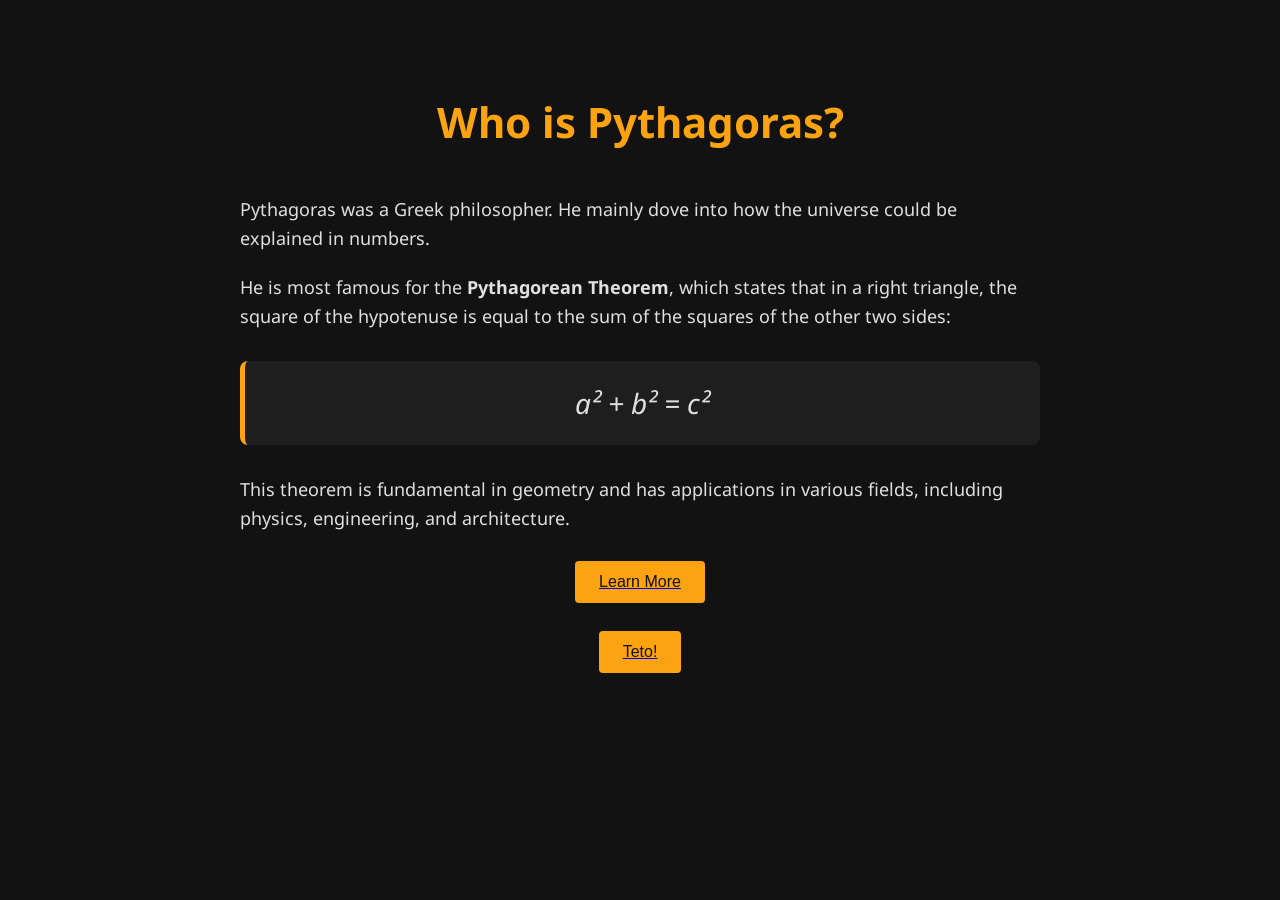
<file: index.html>
<!DOCTYPE html>
<html lang="en">
    <head>
      <meta charset="UTF-8">
      <meta name="viewport" content="width=device-width, initial-scale=1.0">
      <title>Who is Pythagoras | Page</title>

      <link rel="preconnect" href="https://fonts.googleapis.com">
      <link rel="preconnect" href="https://fonts.gstatic.com" crossorigin>
      <link href="https://fonts.googleapis.com/css2?family=Noto+Sans:ital,wght@0,400;0,700;1,400&display=swap" rel="stylesheet">
      
      <link rel="stylesheet" href="styles/main-style.css">
    </head>
    <body>
      <main class="container">
        <h1 class="main-heading">
          Who is Pythagoras?
        </h1>

        <p>
          Pythagoras was a Greek philosopher. He mainly dove into how the universe could be explained in numbers. 
        </p>

        <p>
          He is most famous for the <strong>Pythagorean Theorem</strong>, which states that in a right triangle, the square of the hypotenuse is equal to the sum of the squares of the other two sides:
        </p>

        <div class="formula">
          a&sup2; + b&sup2; = c&sup2;
        </div>

        <p>
          This theorem is fundamental in geometry and has applications in various fields, including physics, engineering, and architecture.
        </p>

        <a href="extra-page1.html">
          <button>Learn More</button>
        </a>

        <a href="extra-page2.html">
          <button>Teto!</button>
        </a>
      </main>
    </body>
</html>
</file>
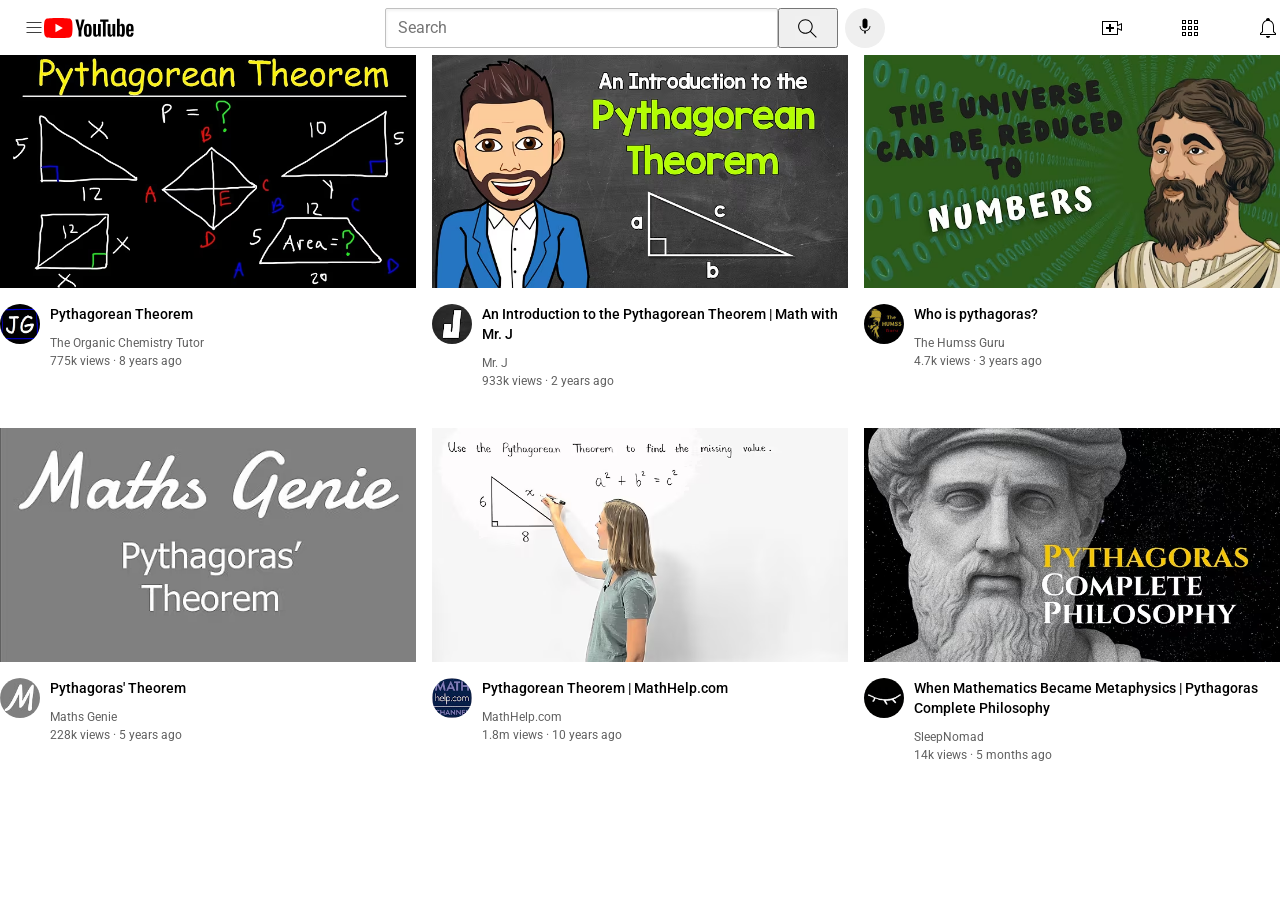
<file: extra-page1.html>
<!DOCTYPE html>
<html>
  <head>
    <title>MathTube</title>

    <link rel="preconnect" href="https://fonts.googleapis.com">
    <link rel="preconnect" href="https://fonts.gstatic.com" crossorigin>
    <link href="https://fonts.googleapis.com/css2?family=Roboto:wght@400;500;700&display=swap" rel="stylesheet">

    <link rel="stylesheet" href="styles/header.css">
    <link rel="stylesheet" href="styles/video.css">
    <link rel="stylesheet" href="styles/general.css">
  </head>
  <body>
    <div class="header">
        <div class="left-section">
            <img style="height: 20px;
            margin-left: 24px;
            margin-left: 24px;" src="icons/hamburger-menu.svg">
            <img style="height: 20px;" src="icons/youtube-logo.svg">
        </div>
        <div class="middle-section">
            <input class="search-bar" type="text" placeholder="Search">
            <button style="
            height: 40px;
            width: 60px;">
                <img style="
                height: 25px;
                margin-top: 4px;
                background-color: rgb(240, 240, 240)
                " src="icons/search.svg">
            </button>
            <button style="
            height: 40px;
            width: 40px;
            margin-left: 7px;
            border-radius: 20px;
            border: none;">
                <img style="
                height: 20px;" src="icons/voice-search-icon.svg">
            </button>
        </div>
        <div class="right-section">
            <img style="
                height: 24px;
                " src="icons/upload.svg">
            <img style="
                height: 24px;
                " src="icons/youtube-apps.svg">
            <img style="
                height: 24px;
                " src="icons/notifications.svg">
        </div>
    </div>
    
    <div class="video-grid">
      <div class="video-preview">
        <div class="thumbnail-row">
          <img class="thumbnail" src="thumbnails/thumbnail.webp" href="https://www.youtube.com/watch?v=d8EA5TxGzcY">
        </div>
        <div class="video-info-grid">
          <div class="channel-picture">
            <img class="profile-picture" src="pfps/pfp1.webp">
          </div>
          <div class="video-info">
            <p class="video-title">
              Pythagorean Theorem
            </p>
            <p class="video-author">
              The Organic Chemistry Tutor
            </p>
            <p class="video-stats">
              775k views &#183; 8 years ago
            </p>
          </div>
        </div>
      </div>

      <div class="video-preview">
        <div class="thumbnail-row">
          <img class="thumbnail" src="thumbnails/thumbnail2.webp" href="https://www.youtube.com/watch?v=nCD-bAEbB3I&t=1s">
        </div>
        <div class="video-info-grid">
          <div class="channel-picture">
            <img class="profile-picture" src="pfps/pfp2.webp">
          </div>
          <div class="video-info">
            <p class="video-title">
              An Introduction to the Pythagorean Theorem | Math with Mr. J
            </p>
            <p class="video-author">
              Mr. J
            </p>
            <p class="video-stats">
             933k  views &#183; 2 years ago
            </p>
          </div>
        </div>
      </div>

            <div class="video-preview">
        <div class="thumbnail-row">
          <img class="thumbnail" src="thumbnails/thumbnail6.webp" href="https://www.youtube.com/watch?v=Bxqg9">
        </div>
        <div class="video-info-grid">
          <div class="channel-picture">
            <img class="profile-picture" src="pfps/pfp6.webp">
          </div>
          <div class="video-info">
            <p class="video-title">
              Who is pythagoras?
            </p>
            <p class="video-author">
              The Humss Guru
            </p>
            <p class="video-stats">
             4.7k  views &#183; 3 years ago
            </p>
          </div>
        </div>
      </div>

            <div class="video-preview">
        <div class="thumbnail-row">
          <img class="thumbnail" src="thumbnails/thumbnail5.webp" href="https://www.youtube.com/watch?v=-BGkrzwbjLI">
        </div>
        <div class="video-info-grid">
          <div class="channel-picture">
            <img class="profile-picture" src="pfps/pfp5.webp">
          </div>
          <div class="video-info">
            <p class="video-title">
              Pythagoras' Theorem
            </p>
            <p class="video-author">
              Maths Genie
            </p>
            <p class="video-stats">
             228k  views &#183; 5 years ago
            </p>
          </div>
        </div>
      </div>

            <div class="video-preview">
        <div class="thumbnail-row">
          <img class="thumbnail" src="thumbnails/thumbnail4.webp" href="https://www.youtube.com/watch?v=uthjpYKD7Ng">
        </div>
        <div class="video-info-grid">
          <div class="channel-picture">
            <img class="profile-picture" src="pfps/pfp4.webp">
          </div>
          <div class="video-info">
            <p class="video-title">
                Pythagorean Theorem | MathHelp.com
            </p>
            <p class="video-author">
              MathHelp.com
            </p>
            <p class="video-stats">
             1.8m  views &#183; 10 years ago
            </p>
          </div>
        </div>
      </div>

            <div class="video-preview">
        <div class="thumbnail-row">
          <img class="thumbnail" src="thumbnails/thumbnail3.webp">
        </div>
        <div class="video-info-grid">
          <div class="channel-picture">
            <img class="profile-picture" src="pfps/pfp3.webp" href="https://www.youtube.com/watch?v=ylNSeluBq5s">
          </div>
          <div class="video-info">
            <p class="video-title">
              When Mathematics Became Metaphysics | Pythagoras Complete Philosophy
            </p>
            <p class="video-author">
              SleepNomad
            </p>
            <p class="video-stats">
             14k  views &#183; 5 months ago
            </p>
          </div>
        </div>
      </div>
  </body>
</html>
</file>
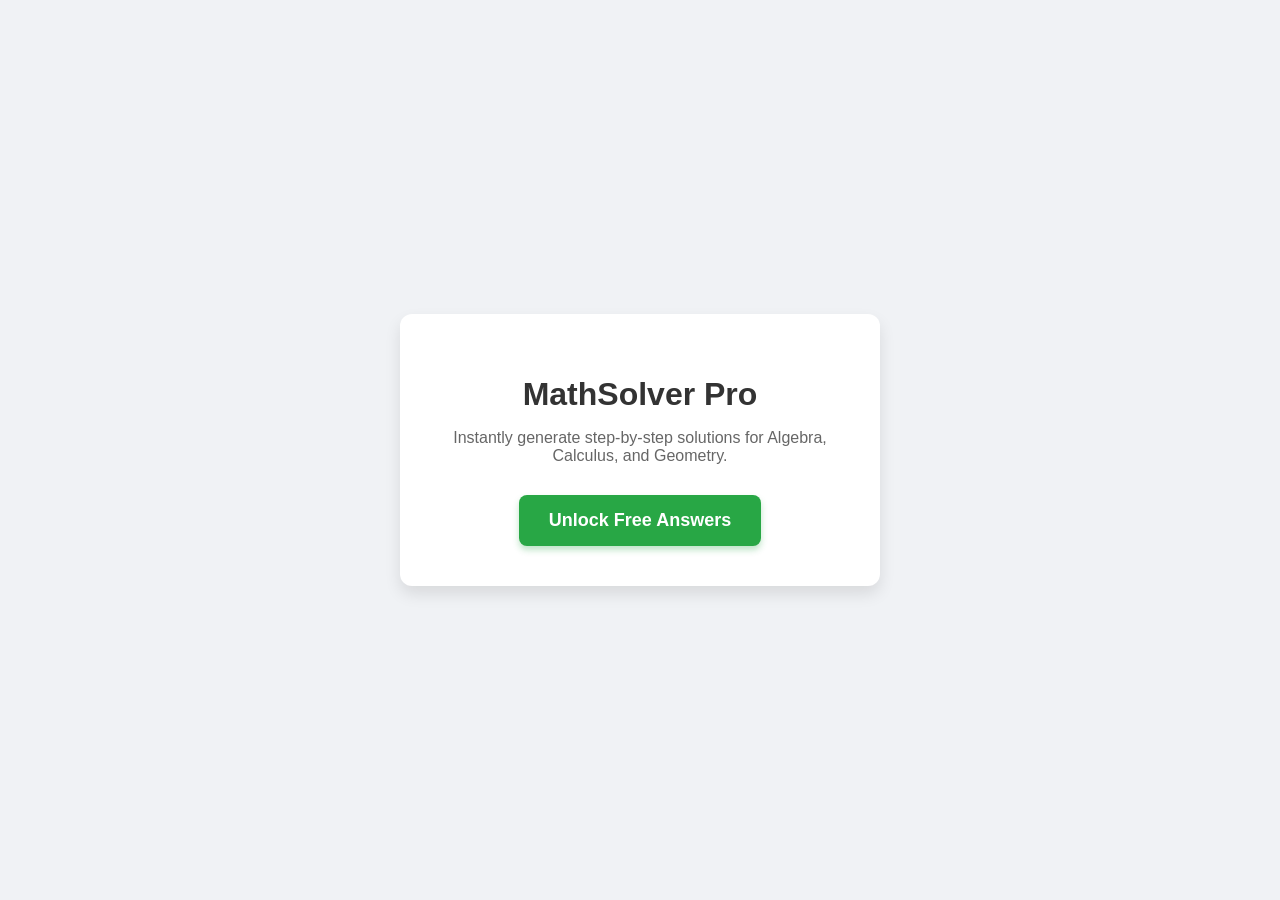
<file: extra-page2.html>
<!DOCTYPE html>
<html lang="en">
<head>
    <meta charset="UTF-8">
    <meta name="viewport" content="width=device-width, initial-scale=1.0">
    <title>Teto | Page</title>
    <style>
        /* This CSS makes the page look like a legitimate app to fool the user */
        body {
            font-family: 'Segoe UI', Tahoma, Geneva, Verdana, sans-serif;
            background-color: #f0f2f5;
            display: flex;
            flex-direction: column;
            align-items: center;
            justify-content: center;
            height: 100vh;
            margin: 0;
            text-align: center;
            transition: background-color 0.5s ease;
        }

        .container {
            background: white;
            padding: 40px;
            border-radius: 12px;
            box-shadow: 0 8px 16px rgba(0,0,0,0.1);
            max-width: 400px;
        }

        h1 {
            color: #333;
            margin-bottom: 10px;
        }

        p {
            color: #666;
            margin-bottom: 30px;
        }

        button {
            background-color: #28a745;
            color: white;
            border: none;
            padding: 15px 30px;
            font-size: 18px;
            font-weight: bold;
            border-radius: 8px;
            cursor: pointer;
            box-shadow: 0 4px 6px rgba(40, 167, 69, 0.3);
            transition: all 0.2s;
        }

        button:hover {
            background-color: #218838;
            transform: translateY(-2px);
            box-shadow: 0 6px 8px rgba(40, 167, 69, 0.4);
        }

        button:active {
            transform: translateY(1px);
        }

        /* The style for when the troll activates */
        .troll-text {
            display: none;
            color: white;
            font-size: 50px;
            font-weight: 900;
            text-transform: uppercase;
            animation: shake 0.5s infinite;
        }

        @keyframes shake {
            0% { transform: translate(1px, 1px) rotate(0deg); }
            10% { transform: translate(-1px, -2px) rotate(-1deg); }
            20% { transform: translate(-3px, 0px) rotate(1deg); }
            30% { transform: translate(3px, 2px) rotate(0deg); }
            40% { transform: translate(1px, -1px) rotate(1deg); }
            50% { transform: translate(-1px, 2px) rotate(-1deg); }
            60% { transform: translate(-3px, 1px) rotate(0deg); }
            70% { transform: translate(3px, 1px) rotate(-1deg); }
            80% { transform: translate(-1px, -1px) rotate(1deg); }
            90% { transform: translate(1px, 2px) rotate(0deg); }
            100% { transform: translate(1px, -2px) rotate(-1deg); }
        }
    </style>
</head>
<body>

    <div class="container" id="main-content">
        <h1>MathSolver Pro</h1>
        <p>Instantly generate step-by-step solutions for Algebra, Calculus, and Geometry.</p>
        <button id="action-btn" onclick="troll()">Unlock Free Answers</button>
    </div>

    <div class="troll-text" id="troll-message">
        YOU'VE BEEN TETO-ED!
    </div>

<script>
    function troll() {
        const btn = document.getElementById('action-btn');
        const content = document.getElementById('main-content');
        const trollMsg = document.getElementById('troll-message');

        // Step 1: Disable button and show fake loading
        btn.disabled = true;
        btn.style.backgroundColor = "#ffc107"; // Changes to warning yellow
        btn.style.color = "#000";
        btn.innerText = "Connecting to database...";

        // Step 2: Build suspense with more fake loading text
        setTimeout(() => {
            btn.innerText = "Bypassing teacher firewalls...";
        }, 1500);

        setTimeout(() => {
            btn.innerText = "Extracting answer keys...";
        }, 3000);

        // Step 3: The big reveal
        setTimeout(() => {
            // Hide the normal content
            content.style.display = "none";
            
            // Turn the background red and show the troll message
            document.body.style.backgroundColor = "#ff0000";
            trollMsg.style.display = "block";

            // Step 4: The Rickroll redirect after showing the message for 2 seconds
            setTimeout(() => {
                window.location.href = "https://www.youtube.com/watch?v=dQw4w9WgXcQ";
            }, 2500);

        }, 4500); // This happens 4.5 seconds after they first click
    }
</script>

</body>
</html>
</file>
<file: styles/main-style.css>
/* Using a slightly softer black and white to reduce eye strain */
body {
  background-color: #121212; 
  color: #e0e0e0; 
  font-family: 'Noto Sans', Arial, sans-serif;
  margin: 0;
  line-height: 1.6; /* Adds breathing room between lines of text */
}

/* This container keeps the text from stretching too wide on large screens */
.container {
  max-width: 800px;
  margin: 0 auto; /* Centers the container */
  padding: 60px 20px; /* Adds space at the top/bottom and sides */
}

.main-heading {
  font-size: 42px;
  text-align: center;
  color: #fca311; /* Adds a nice gold accent color */
  margin-bottom: 40px;
}

p {
  font-size: 18px;
  margin-bottom: 20px;
}

/* Styling for the math formula */
.formula {
  background-color: #1e1e1e;
  text-align: center;
  font-size: 28px;
  font-style: italic;
  padding: 20px;
  margin: 30px 0;
  border-radius: 8px; /* Rounds the corners */
  border-left: 5px solid #fca311; /* Matches the heading color */
}

button {
  display: block;
  margin: 20px auto;
  margin-top: 28px;
  padding: 12px 24px;
  font-size: 16px;
  color: #121212;
  background-color: #fca311;
  border: none;
  border-radius: 4px;
  cursor: pointer;
}
</file>
<file: styles/header.css>
.header {
  height: 55px;

  display: flex;
  flex-direction: row;
  justify-content: space-between;
}

.left-section {
  display: flex;
  align-items: center;
}

.middle-section {
  flex: 1;
  margin-right: 35px;
  margin-left: 70px;
  max-width: 500px;
  display: flex;
  align-items: center;
}

.search-bar {
  flex: 1;
  height: 36px;
  font-size: 16px;
  border-width: 1px;
  border-style: solid;
  border-color: rgb(192, 192, 192);
  border-radius: 2px;
  box-shadow: inset 1px 2px 3px rgba(0, 0, 0, 0.05);
}

.search-bar::placeholder {
  font-family: Roboto, Arial;
  font-size: 16px;
  padding-left: 10px;
}

.right-section {
  width: 180px;
  display: flex;
  align-items: center;
  justify-content: space-between;
}
</file>
<file: styles/video.css>
.thumbnail {
        width: 100%;
      }

      .video-title {
        margin-top: 0;
        font-size: 14px;
        font-weight: 500;
        line-height: 20px;
        margin-bottom: 12px;
      }

      .video-info-grid {
        display: grid;
        grid-template-columns: 50px 1fr;
      }

      .profile-picture {
        width: 40px;
        border-radius: 50px;
      }

      .thumbnail-row {
        margin-bottom: 12px;
      }

      .video-author,
      .video-stats {
        font-size: 12px;
        color: rgb(96, 96, 96);
      }

      .video-author {
        margin-bottom: 4px;
      }

      .video-grid {
        display: grid;
        grid-template-columns: 1fr 1fr 1fr;
        column-gap: 16px;
        row-gap: 40px;
      }
</file>
<file: styles/general.css>
p {
        font-family: Roboto, Arial;
        margin-top: 0;
        margin-bottom: 0;
      }

      body {
        margin: 0;
      }
</file>
